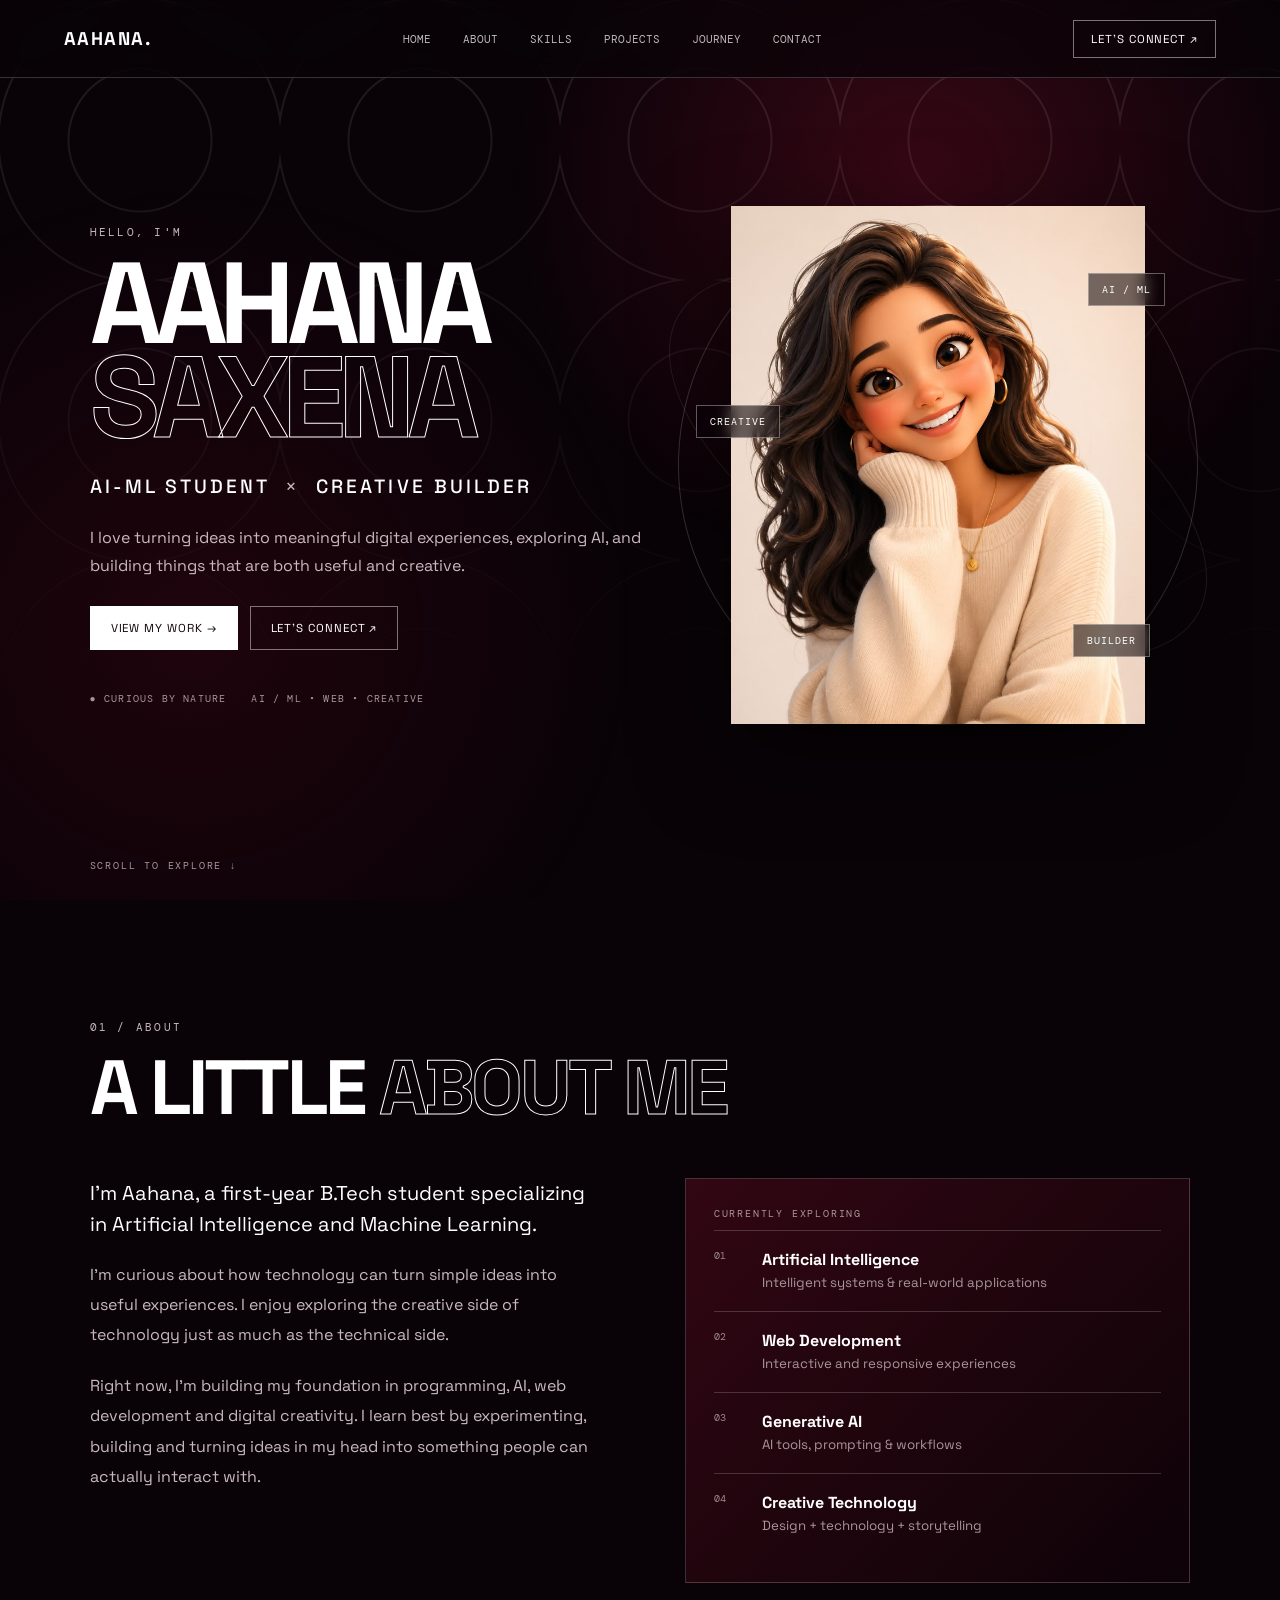
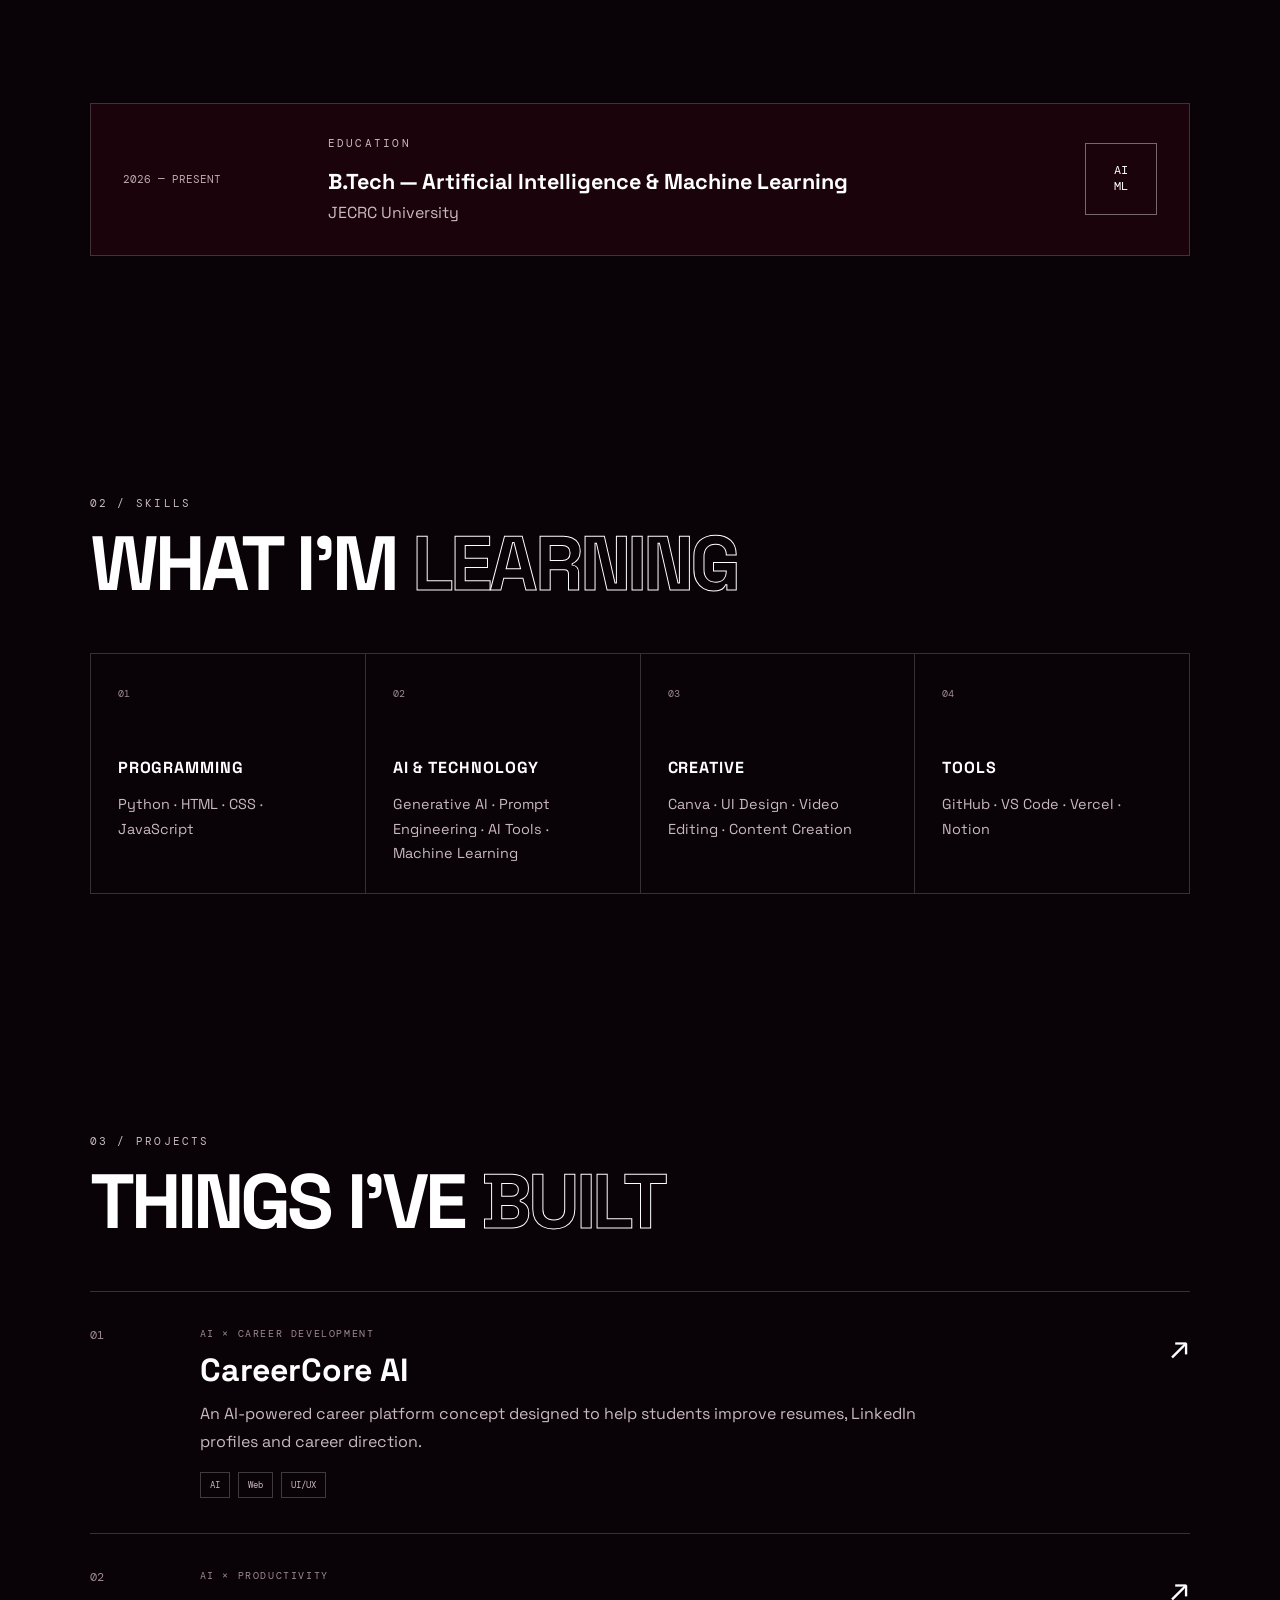
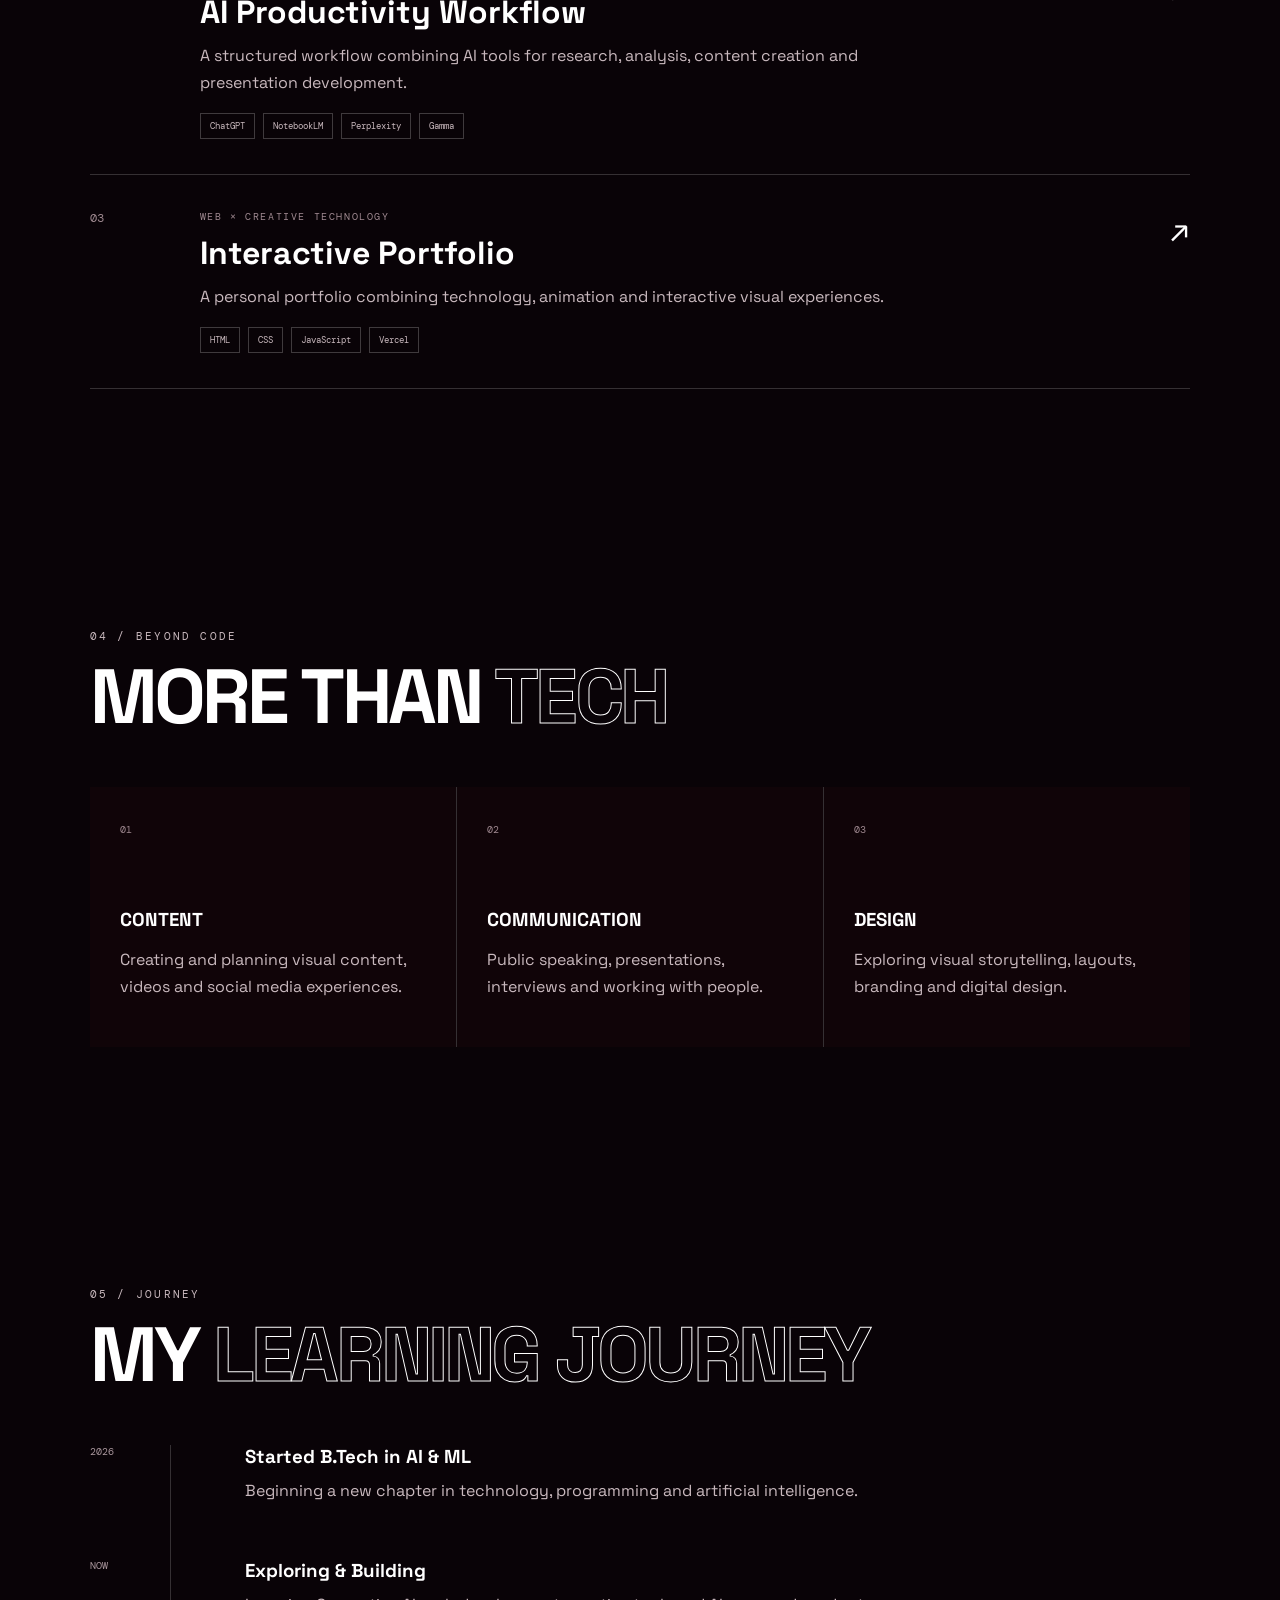
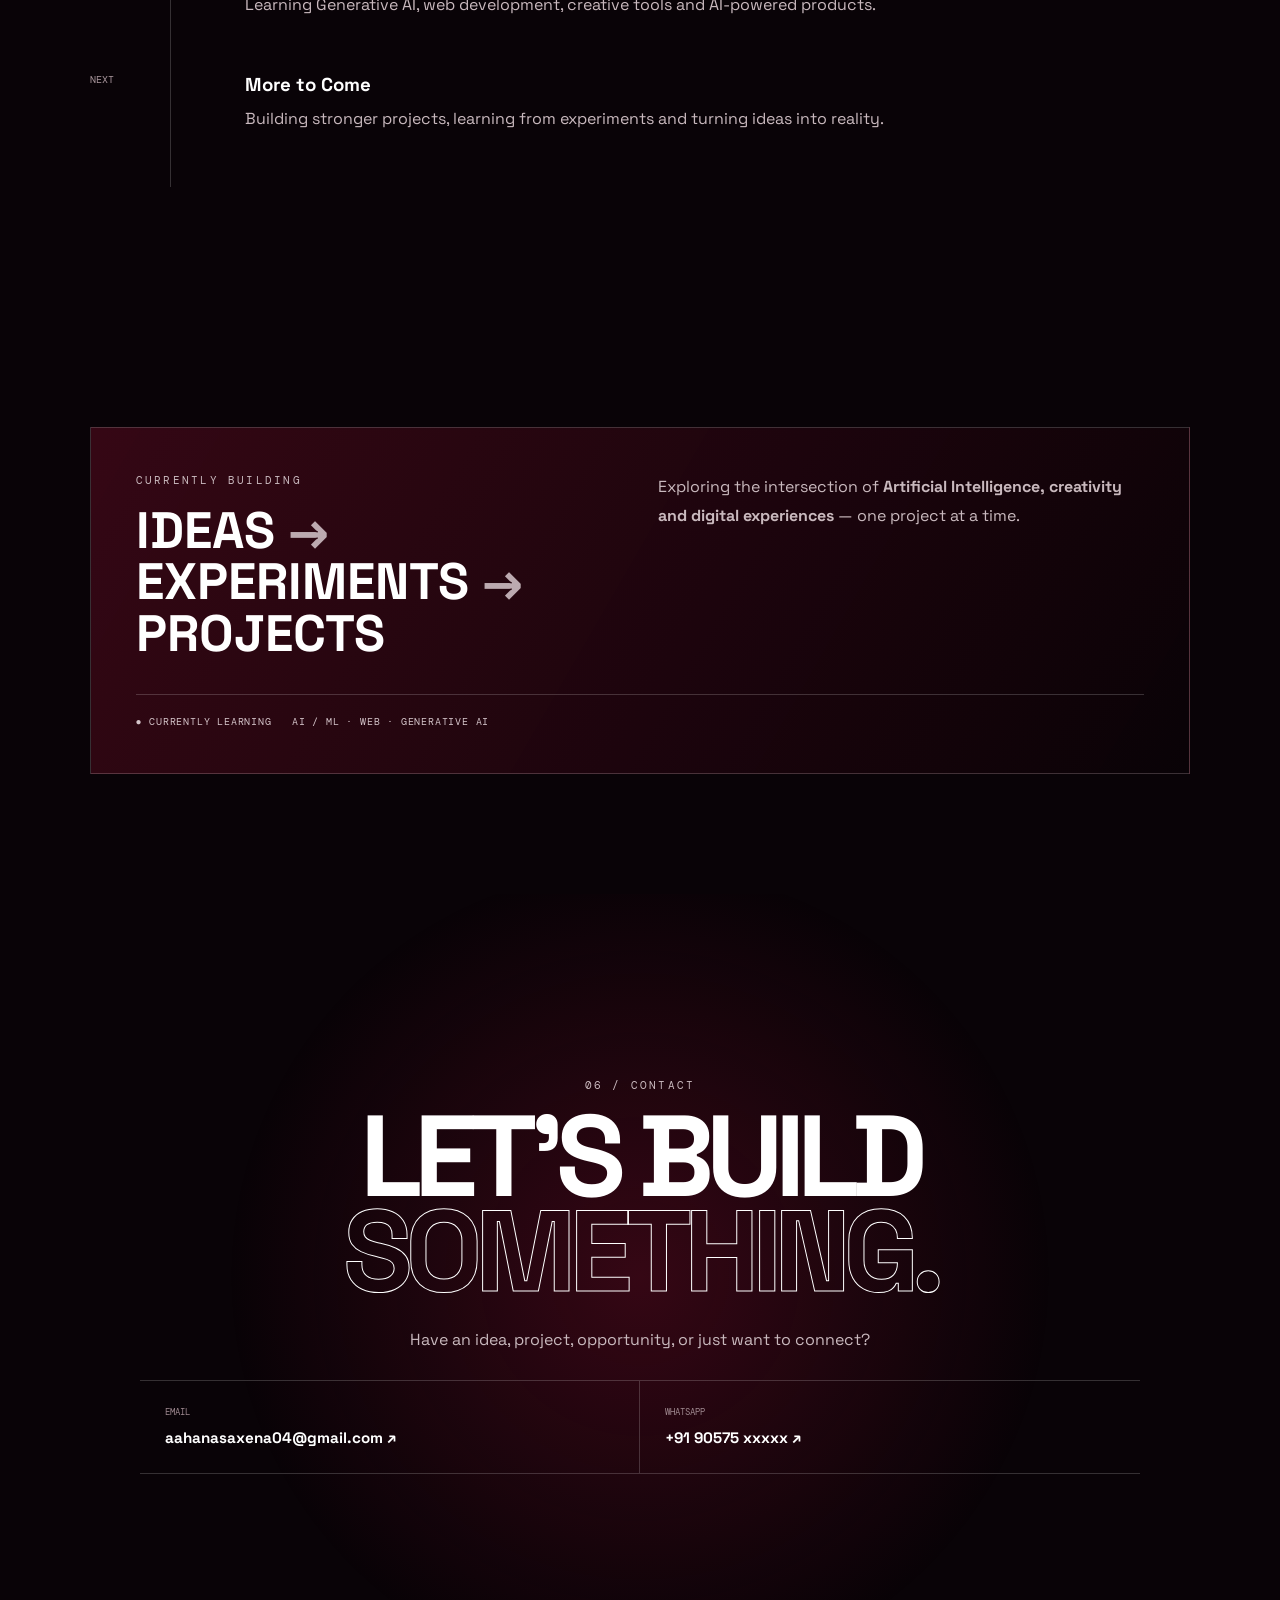
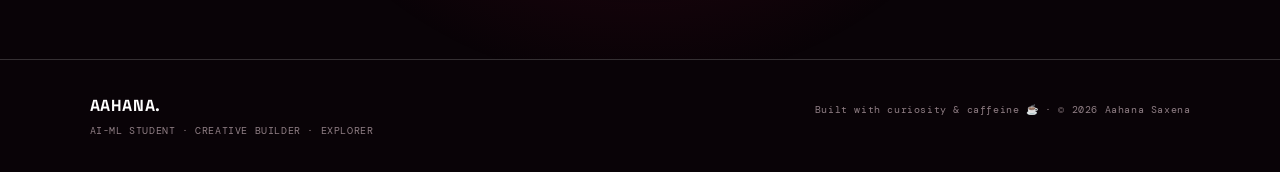
<file: index.html>
<!DOCTYPE html>
<html lang="en">
<head>
  <meta charset="UTF-8" />
  <meta name="viewport" content="width=device-width, initial-scale=1.0" />
  <meta name="description" content="Aahana Saxena — AI-ML student, creative builder and technology explorer." />
  <title>Aahana Saxena | AI-ML Student & Creative Builder</title>
  <link rel="stylesheet" href="style.css" />
</head>
<body>
  <div class="web-bg" aria-hidden="true"></div>

  <header class="navbar">
    <a class="logo" href="#home">AAHANA<span>.</span></a>
    <nav>
      <a href="#home">Home</a>
      <a href="#about">About</a>
      <a href="#skills">Skills</a>
      <a href="#projects">Projects</a>
      <a href="#journey">Journey</a>
      <a href="#contact">Contact</a>
    </nav>
    <a class="nav-cta" href="#contact">Let's Connect ↗</a>
    <button class="menu-btn" aria-label="Open menu">☰</button>
  </header>

  <main>
    <section id="home" class="hero section">
      <div class="hero-copy reveal">
        <p class="eyebrow">HELLO, I'M</p>
        <h1>AAHANA<br><span>SAXENA</span></h1>
        <h2>AI-ML STUDENT <b>×</b> CREATIVE BUILDER</h2>
        <p class="hero-text">
          I love turning ideas into meaningful digital experiences, exploring AI,
          and building things that are both useful and creative.
        </p>
        <div class="hero-actions">
          <a class="btn primary" href="#projects">View My Work →</a>
          <a class="btn ghost" href="#contact">Let's Connect ↗</a>
        </div>
        <div class="hero-meta">
          <span>● CURIOUS BY NATURE</span>
          <span>AI / ML • WEB • CREATIVE</span>
        </div>
      </div>

      <div class="hero-visual reveal">
        <div class="orbit orbit-one"></div>
        <div class="orbit orbit-two"></div>
        <div class="portrait-wrap">
          <img src="assets/profile.png" alt="Aahana's portfolio character" class="portrait" />
          <!-- Subtle pupil overlays track the cursor inside the character's real eyes. -->
          <span class="eye-pupil pupil-left" aria-hidden="true"></span>
          <span class="eye-pupil pupil-right" aria-hidden="true"></span>
        </div>
        <div class="float-tag tag-one">AI / ML</div>
        <div class="float-tag tag-two">CREATIVE</div>
        <div class="float-tag tag-three">BUILDER</div>
      </div>
      <a class="scroll-cue" href="#about">SCROLL TO EXPLORE ↓</a>
    </section>

    <section id="about" class="section about">
      <div class="section-head reveal">
        <p class="eyebrow">01 / ABOUT</p>
        <h2>A LITTLE <span>ABOUT ME</span></h2>
      </div>
      <div class="about-grid">
        <div class="about-copy reveal">
          <p class="lead">
            I'm Aahana, a first-year B.Tech student specializing in Artificial
            Intelligence and Machine Learning.
          </p>
          <p>
            I'm curious about how technology can turn simple ideas into useful
            experiences. I enjoy exploring the creative side of technology just
            as much as the technical side.
          </p>
          <p>
            Right now, I'm building my foundation in programming, AI, web
            development and digital creativity. I learn best by experimenting,
            building and turning ideas in my head into something people can
            actually interact with.
          </p>
        </div>
        <div class="info-card reveal">
          <p class="card-label">CURRENTLY EXPLORING</p>
          <div class="explore-item"><span>01</span><b>Artificial Intelligence</b><small>Intelligent systems & real-world applications</small></div>
          <div class="explore-item"><span>02</span><b>Web Development</b><small>Interactive and responsive experiences</small></div>
          <div class="explore-item"><span>03</span><b>Generative AI</b><small>AI tools, prompting & workflows</small></div>
          <div class="explore-item"><span>04</span><b>Creative Technology</b><small>Design + technology + storytelling</small></div>
        </div>
      </div>
    </section>

    <section class="section education">
      <div class="edu-card reveal">
        <div class="edu-year">2026 — PRESENT</div>
        <div>
          <p class="eyebrow">EDUCATION</p>
          <h3>B.Tech — Artificial Intelligence & Machine Learning</h3>
          <p>JECRC University</p>
        </div>
        <div class="edu-mark">AI<br>ML</div>
      </div>
    </section>

    <section id="skills" class="section">
      <div class="section-head reveal">
        <p class="eyebrow">02 / SKILLS</p>
        <h2>WHAT I'M <span>LEARNING</span></h2>
      </div>
      <div class="skill-grid">
        <article class="skill-card reveal"><span>01</span><h3>PROGRAMMING</h3><p>Python · HTML · CSS · JavaScript</p></article>
        <article class="skill-card reveal"><span>02</span><h3>AI & TECHNOLOGY</h3><p>Generative AI · Prompt Engineering · AI Tools · Machine Learning</p></article>
        <article class="skill-card reveal"><span>03</span><h3>CREATIVE</h3><p>Canva · UI Design · Video Editing · Content Creation</p></article>
        <article class="skill-card reveal"><span>04</span><h3>TOOLS</h3><p>GitHub · VS Code · Vercel · Notion</p></article>
      </div>
    </section>

    <section id="projects" class="section projects">
      <div class="section-head reveal">
        <p class="eyebrow">03 / PROJECTS</p>
        <h2>THINGS I'VE <span>BUILT</span></h2>
      </div>
      <div class="project-list">
        <article class="project-card reveal">
          <div class="project-number">01</div>
          <div><p class="project-type">AI × CAREER DEVELOPMENT</p><h3>CareerCore AI</h3><p>An AI-powered career platform concept designed to help students improve resumes, LinkedIn profiles and career direction.</p><div class="chips"><span>AI</span><span>Web</span><span>UI/UX</span></div></div>
          <div class="project-arrow">↗</div>
        </article>
        <article class="project-card reveal">
          <div class="project-number">02</div>
          <div><p class="project-type">AI × PRODUCTIVITY</p><h3>AI Productivity Workflow</h3><p>A structured workflow combining AI tools for research, analysis, content creation and presentation development.</p><div class="chips"><span>ChatGPT</span><span>NotebookLM</span><span>Perplexity</span><span>Gamma</span></div></div>
          <div class="project-arrow">↗</div>
        </article>
        <article class="project-card reveal">
          <div class="project-number">03</div>
          <div><p class="project-type">WEB × CREATIVE TECHNOLOGY</p><h3>Interactive Portfolio</h3><p>A personal portfolio combining technology, animation and interactive visual experiences.</p><div class="chips"><span>HTML</span><span>CSS</span><span>JavaScript</span><span>Vercel</span></div></div>
          <div class="project-arrow">↗</div>
        </article>
      </div>
    </section>

    <section class="section beyond">
      <div class="section-head reveal">
        <p class="eyebrow">04 / BEYOND CODE</p>
        <h2>MORE THAN <span>TECH</span></h2>
      </div>
      <div class="beyond-grid">
        <article class="beyond-card reveal"><span>01</span><h3>CONTENT</h3><p>Creating and planning visual content, videos and social media experiences.</p></article>
        <article class="beyond-card reveal"><span>02</span><h3>COMMUNICATION</h3><p>Public speaking, presentations, interviews and working with people.</p></article>
        <article class="beyond-card reveal"><span>03</span><h3>DESIGN</h3><p>Exploring visual storytelling, layouts, branding and digital design.</p></article>
      </div>
    </section>

    <section id="journey" class="section journey">
      <div class="section-head reveal">
        <p class="eyebrow">05 / JOURNEY</p>
        <h2>MY <span>LEARNING JOURNEY</span></h2>
      </div>
      <div class="timeline reveal">
        <div class="timeline-line"></div>
        <div class="timeline-item"><span>2026</span><div><h3>Started B.Tech in AI & ML</h3><p>Beginning a new chapter in technology, programming and artificial intelligence.</p></div></div>
        <div class="timeline-item"><span>NOW</span><div><h3>Exploring & Building</h3><p>Learning Generative AI, web development, creative tools and AI-powered products.</p></div></div>
        <div class="timeline-item"><span>NEXT</span><div><h3>More to Come</h3><p>Building stronger projects, learning from experiments and turning ideas into reality.</p></div></div>
      </div>
    </section>

    <section class="section currently">
      <div class="currently-card reveal">
        <div><p class="eyebrow">CURRENTLY BUILDING</p><h2>IDEAS <span>→</span> EXPERIMENTS <span>→</span> PROJECTS</h2></div>
        <p>Exploring the intersection of <b>Artificial Intelligence, creativity and digital experiences</b> — one project at a time.</p>
        <div class="status">● CURRENTLY LEARNING &nbsp; AI / ML · WEB · GENERATIVE AI</div>
      </div>
    </section>

    <section id="contact" class="section contact">
      <div class="contact-inner reveal">
        <p class="eyebrow">06 / CONTACT</p>
        <h2>LET'S BUILD<br><span>SOMETHING.</span></h2>
        <p>Have an idea, project, opportunity, or just want to connect?</p>
        <div class="contact-links">
          <a href="mailto:aahanasaxena04@gmail.com"><small>EMAIL</small><strong>aahanasaxena04@gmail.com ↗</strong></a>
          <a href="https://wa.me/9190575" target="_blank" rel="noopener"><small>WHATSAPP</small><strong>+91 90575 xxxxx ↗</strong></a>
        </div>
      </div>
    </section>
  </main>

  <footer>
    <div><b>AAHANA<span>.</span></b><p>AI-ML STUDENT · CREATIVE BUILDER · EXPLORER</p></div>
    <p>Built with curiosity & caffeine ☕ · © 2026 Aahana Saxena</p>
  </footer>

  <script src="script.js"></script>
</body>
</html>
</file>
<file: style.css>
@import url('https://fonts.googleapis.com/css2?family=DM+Mono:wght@400;500&family=Space+Grotesk:wght@400;500;600;700&display=swap');

:root{
  --burgundy:#3a0715; --burgundy2:#5a0b20; --black:#090307;
  --white:#fff; --soft:#f4e9ed; --muted:#c9b9be; --line:rgba(255,255,255,.18);
}
*{box-sizing:border-box;margin:0;padding:0}
html{scroll-behavior:smooth}
body{font-family:"Space Grotesk",sans-serif;background:var(--black);color:var(--white);overflow-x:hidden}
body:before{content:"";position:fixed;inset:0;background:radial-gradient(circle at 72% 20%,rgba(120,15,42,.42),transparent 35%),radial-gradient(circle at 15% 70%,rgba(84,7,27,.3),transparent 35%);pointer-events:none;z-index:-3}
.web-bg{position:fixed;inset:0;opacity:.10;pointer-events:none;z-index:-2;background-image:radial-gradient(circle at 50% 50%,transparent 0 70px,white 71px 72px,transparent 73px),radial-gradient(circle at 50% 50%,transparent 0 140px,white 141px 142px,transparent 143px);background-size:280px 280px;mask-image:linear-gradient(to bottom,black,transparent 80%)}
a{color:inherit;text-decoration:none}
.navbar{position:fixed;top:0;left:0;right:0;height:78px;display:flex;align-items:center;justify-content:space-between;padding:0 5vw;background:rgba(9,3,7,.72);backdrop-filter:blur(16px);border-bottom:1px solid var(--line);z-index:20}
.logo{font-weight:700;letter-spacing:.08em;font-size:1.15rem}.logo span,footer span{color:#fff}
nav{display:flex;gap:2rem;font-family:"DM Mono",monospace;font-size:.68rem;text-transform:uppercase}
nav a{opacity:.72;transition:.25s}nav a:hover{opacity:1;text-shadow:0 0 14px #fff}
.nav-cta{border:1px solid rgba(255,255,255,.45);padding:11px 17px;font-size:.72rem;letter-spacing:.08em;text-transform:uppercase;transition:.25s}.nav-cta:hover{background:#fff;color:var(--black)}
.menu-btn{display:none;background:none;border:0;color:#fff;font-size:1.4rem}
.section{padding:120px 7vw;position:relative}
.hero{min-height:100vh;padding-top:150px;display:grid;grid-template-columns:1.05fr .95fr;align-items:center;gap:3vw}
.eyebrow{font-family:"DM Mono",monospace;font-size:.7rem;letter-spacing:.2em;color:var(--muted);margin-bottom:18px}
.hero h1{font-size:clamp(4rem,9vw,8.8rem);line-height:.82;letter-spacing:-.07em}
.hero h1 span,.section-head h2 span,.contact h2 span{color:transparent;-webkit-text-stroke:1px #fff}
.hero h2{margin-top:28px;font-size:clamp(.85rem,1.7vw,1.2rem);letter-spacing:.16em;font-weight:500}.hero h2 b{font-weight:400;color:var(--muted);margin:0 .4em}
.hero-text{max-width:580px;color:var(--muted);line-height:1.8;margin:25px 0}
.hero-actions{display:flex;gap:12px;flex-wrap:wrap}.btn{padding:14px 20px;border:1px solid rgba(255,255,255,.45);font-size:.72rem;text-transform:uppercase;letter-spacing:.08em}.btn.primary{background:#fff;color:#13040a}.btn.ghost:hover{background:#fff;color:#13040a}
.hero-meta{display:flex;gap:25px;margin-top:42px;font:10px "DM Mono";letter-spacing:.12em;color:#a9969c}
.hero-visual{position:relative;min-height:600px;display:grid;place-items:center}
.portrait-wrap{position:relative;width:min(430px,82%);filter:drop-shadow(0 30px 45px rgba(0,0,0,.65))}
.portrait{display:block;width:100%;height:auto;position:relative;z-index:2}
.eye-pupil{position:absolute;width:5px;height:6px;border-radius:50%;background:#24150f;opacity:.9;z-index:4;pointer-events:none;transform:translate(-50%,-50%);transition:transform .08s linear;mix-blend-mode:multiply}
.pupil-left{left:37.2%;top:31.8%}.pupil-right{left:52.5%;top:29.2%}
.orbit{position:absolute;border:1px solid rgba(255,255,255,.18);border-radius:50%;width:520px;height:520px;transform:rotate(-20deg)}.orbit-two{width:600px;height:280px;border-color:rgba(255,255,255,.09);transform:rotate(30deg)}
.float-tag{position:absolute;border:1px solid rgba(255,255,255,.35);background:rgba(10,3,7,.55);backdrop-filter:blur(8px);padding:9px 13px;font:10px "DM Mono";letter-spacing:.1em;z-index:5}.tag-one{top:18%;right:5%}.tag-two{left:2%;top:40%}.tag-three{bottom:18%;right:8%}
.scroll-cue{position:absolute;bottom:28px;left:7vw;font:10px "DM Mono";letter-spacing:.18em;color:#a9969c}
.section-head{max-width:850px;margin-bottom:55px}.section-head h2{font-size:clamp(2.7rem,6vw,6rem);line-height:.92;letter-spacing:-.05em}
.about-grid{display:grid;grid-template-columns:1fr 1fr;gap:7vw;align-items:start}.about-copy{max-width:680px}.about-copy p{color:var(--muted);line-height:1.9;margin-bottom:20px}.about-copy .lead{font-size:1.25rem;color:#fff;line-height:1.55}
.info-card{border:1px solid var(--line);background:linear-gradient(135deg,rgba(90,11,32,.5),rgba(15,3,8,.7));padding:28px}.card-label{font:10px "DM Mono";letter-spacing:.18em;color:#a9969c;margin-bottom:10px}.explore-item{padding:18px 0;border-top:1px solid var(--line);display:grid;grid-template-columns:45px 1fr;gap:3px}.explore-item span{font:10px "DM Mono";color:#9f8990}.explore-item b{font-size:1rem}.explore-item small{grid-column:2;color:#a9969c;line-height:1.5}
.education{padding-top:0}.edu-card{border:1px solid var(--line);padding:32px;display:grid;grid-template-columns:180px 1fr 100px;gap:25px;align-items:center;background:rgba(62,7,22,.35)}.edu-year{font:11px "DM Mono";color:#bdaab0}.edu-card h3{font-size:1.35rem;margin:7px 0}.edu-card p:last-child{color:var(--muted)}.edu-mark{border:1px solid rgba(255,255,255,.4);width:72px;height:72px;display:grid;place-items:center;text-align:center;font:12px "DM Mono";justify-self:end;line-height:1.3}
.skill-grid{display:grid;grid-template-columns:repeat(4,1fr);border-top:1px solid var(--line);border-left:1px solid var(--line)}.skill-card{min-height:220px;padding:27px;border-right:1px solid var(--line);border-bottom:1px solid var(--line);transition:.3s}.skill-card:hover,.beyond-card:hover{background:rgba(113,13,42,.25);transform:translateY(-5px)}.skill-card span,.beyond-card span{font:10px "DM Mono";color:#9f8990}.skill-card h3{margin:55px 0 14px;font-size:1rem;letter-spacing:.06em}.skill-card p{color:var(--muted);font-size:.9rem;line-height:1.7}
.project-list{border-top:1px solid var(--line)}.project-card{display:grid;grid-template-columns:90px 1fr 60px;gap:20px;padding:35px 0;border-bottom:1px solid var(--line);align-items:start;transition:.3s}.project-card:hover{padding-left:15px;background:linear-gradient(90deg,rgba(90,11,32,.25),transparent)}.project-number{font:12px "DM Mono";color:#9f8990}.project-type{font:10px "DM Mono";letter-spacing:.16em;color:#9f8990}.project-card h3{font-size:2rem;margin:10px 0}.project-card p:not(.project-type){max-width:750px;color:var(--muted);line-height:1.7}.chips{display:flex;gap:8px;flex-wrap:wrap;margin-top:17px}.chips span{border:1px solid rgba(255,255,255,.22);padding:6px 9px;font:9px "DM Mono";color:#c8b8bd}.project-arrow{font-size:2rem;justify-self:end}
.beyond-grid{display:grid;grid-template-columns:repeat(3,1fr);gap:1px;background:var(--line)}.beyond-card{background:#100408;padding:30px;min-height:260px;transition:.3s}.beyond-card h3{margin:70px 0 15px}.beyond-card p{color:var(--muted);line-height:1.7}
.timeline{position:relative;max-width:900px}.timeline-line{position:absolute;left:80px;top:0;bottom:0;width:1px;background:var(--line)}.timeline-item{display:grid;grid-template-columns:120px 1fr;gap:35px;padding:0 0 55px}.timeline-item>span{font:10px "DM Mono";color:#a9969c}.timeline-item h3{margin-bottom:9px}.timeline-item p{color:var(--muted);line-height:1.7}
.currently-card{border:1px solid var(--line);padding:45px;background:linear-gradient(120deg,rgba(90,11,32,.55),rgba(10,3,7,.8));display:grid;grid-template-columns:1fr 1fr;gap:35px}.currently-card h2{font-size:clamp(2rem,4vw,4rem);line-height:1}.currently-card h2 span{color:#bcaab0}.currently-card>p{color:var(--muted);line-height:1.8}.status{grid-column:1/-1;border-top:1px solid var(--line);padding-top:20px;font:10px "DM Mono";letter-spacing:.08em;color:#d5c5ca}
.contact{min-height:85vh;display:grid;place-items:center;text-align:center;background:radial-gradient(circle at center,rgba(90,11,32,.55),transparent 55%)}.contact-inner{width:min(1000px,100%)}.contact h2{font-size:clamp(4rem,9vw,9rem);line-height:.82;letter-spacing:-.07em}.contact-inner>p:not(.eyebrow){color:var(--muted);margin:30px 0}.contact-links{display:grid;grid-template-columns:1fr 1fr;border-top:1px solid var(--line);border-bottom:1px solid var(--line);text-align:left}.contact-links a{padding:25px;border-right:1px solid var(--line);transition:.25s}.contact-links a:last-child{border-right:0}.contact-links a:hover{background:rgba(255,255,255,.07)}.contact-links small{display:block;font:9px "DM Mono";color:#9f8990;margin-bottom:9px}.contact-links strong{font-size:.95rem;word-break:break-word}
footer{padding:35px 7vw;border-top:1px solid var(--line);display:flex;justify-content:space-between;gap:20px;color:#8f7e84;font:10px "DM Mono";letter-spacing:.06em}footer b{color:#fff;font-family:"Space Grotesk";font-size:1rem}footer p{margin-top:8px}
.reveal{opacity:0;transform:translateY(25px);transition:opacity .8s ease,transform .8s ease}.reveal.visible{opacity:1;transform:none}
@media(max-width:900px){nav{display:none}.nav-cta{display:none}.menu-btn{display:block}.hero{grid-template-columns:1fr;padding-top:120px}.hero-visual{min-height:520px}.about-grid{grid-template-columns:1fr}.skill-grid{grid-template-columns:1fr 1fr}.beyond-grid{grid-template-columns:1fr}.currently-card{grid-template-columns:1fr}.contact-links{grid-template-columns:1fr}.contact-links a{border-right:0;border-bottom:1px solid var(--line)}.edu-card{grid-template-columns:1fr}.edu-mark{justify-self:start}.timeline-line{left:0}.timeline-item{grid-template-columns:50px 1fr;padding-left:25px}.hero-meta{flex-direction:column;gap:8px}}
@media(max-width:520px){.section{padding:90px 6vw}.hero h1{font-size:4rem}.hero-visual{min-height:420px}.portrait-wrap{width:90%}.orbit{width:380px;height:380px}.skill-grid{grid-template-columns:1fr}.project-card{grid-template-columns:45px 1fr}.project-arrow{display:none}footer{flex-direction:column}}
</file>
